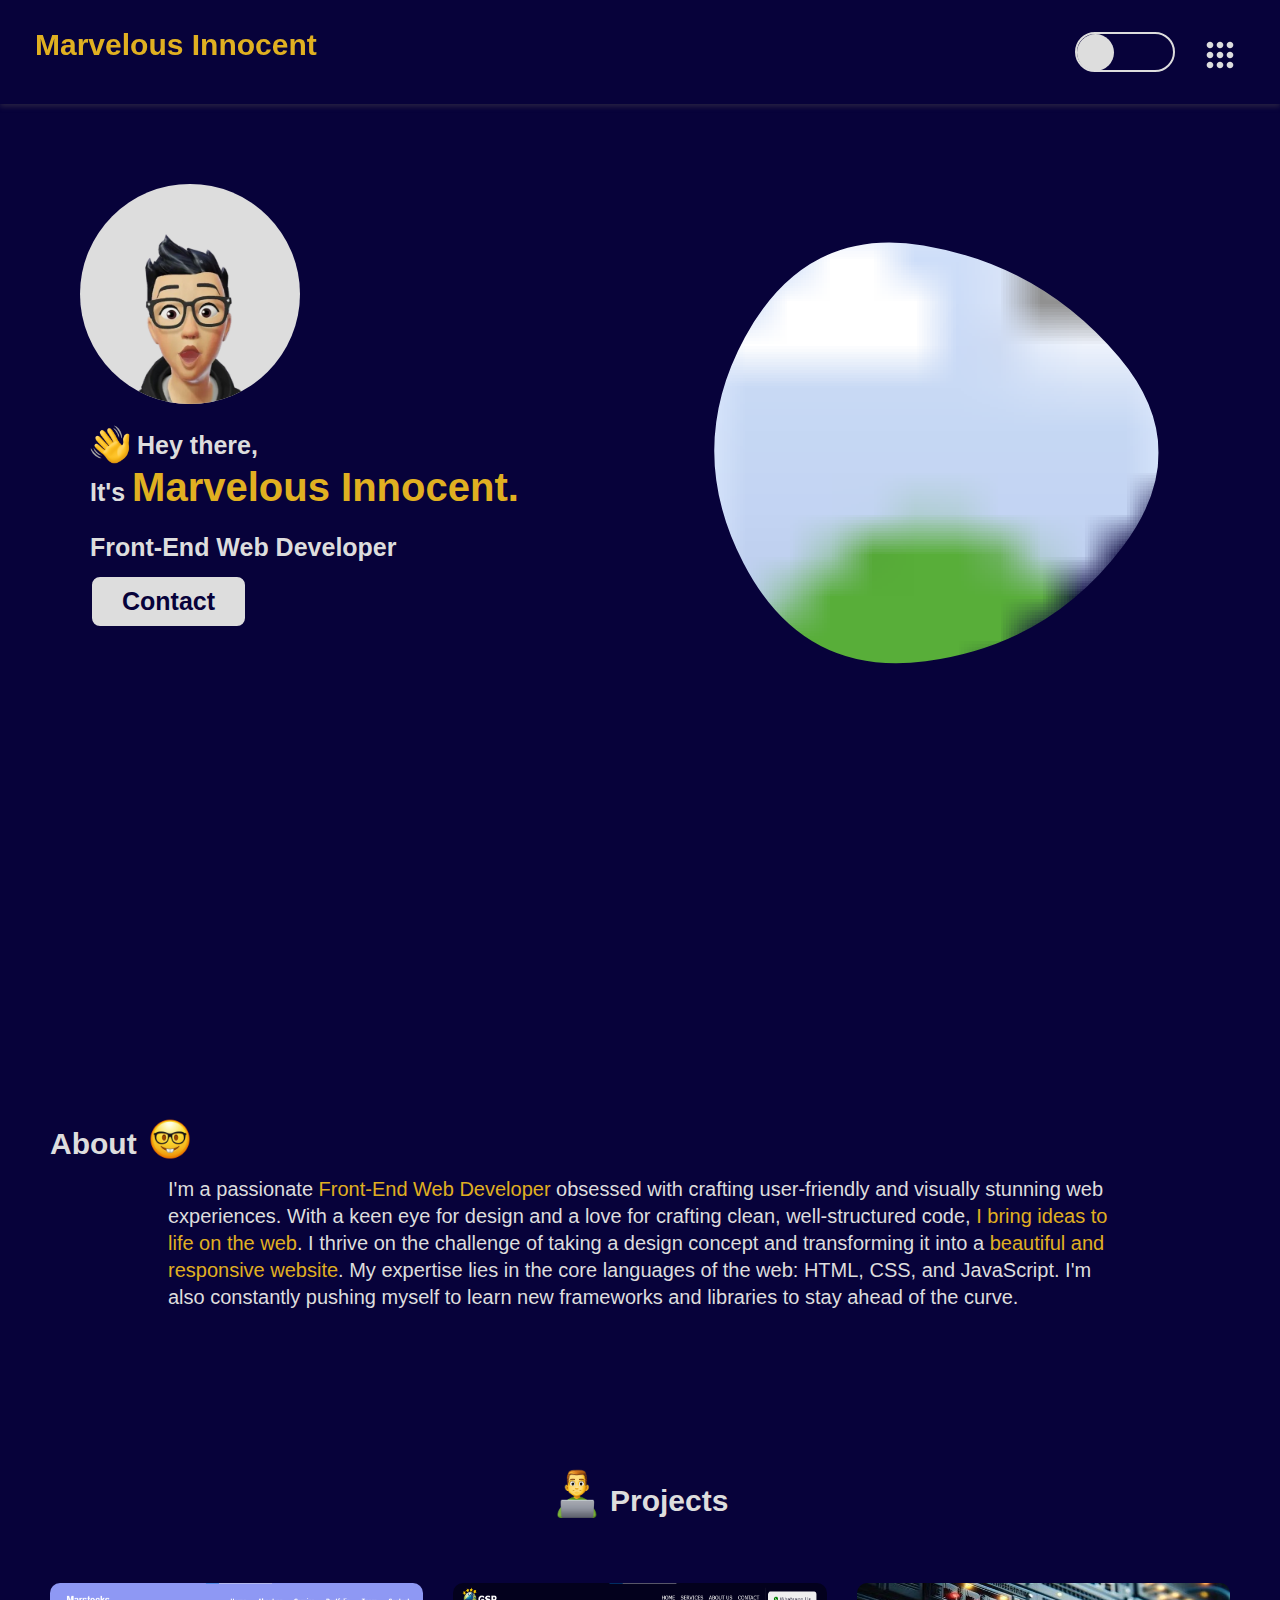
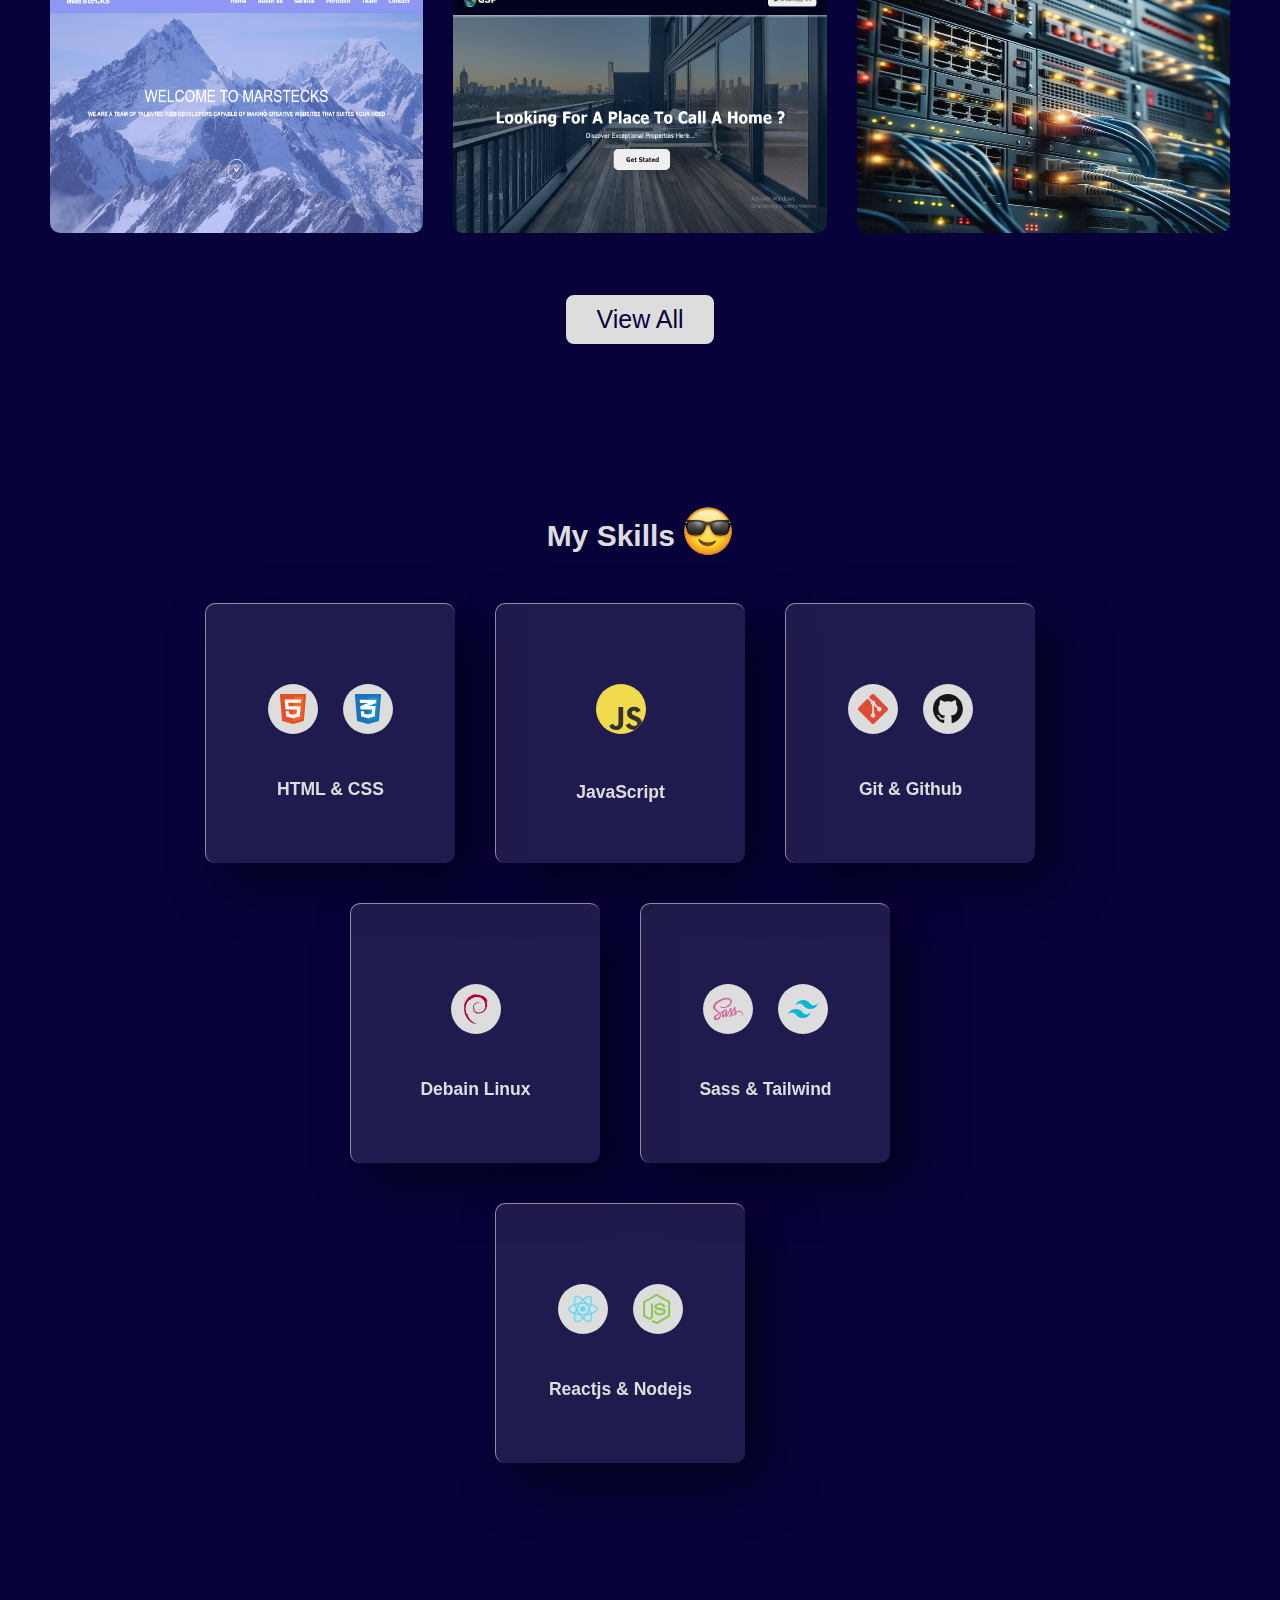
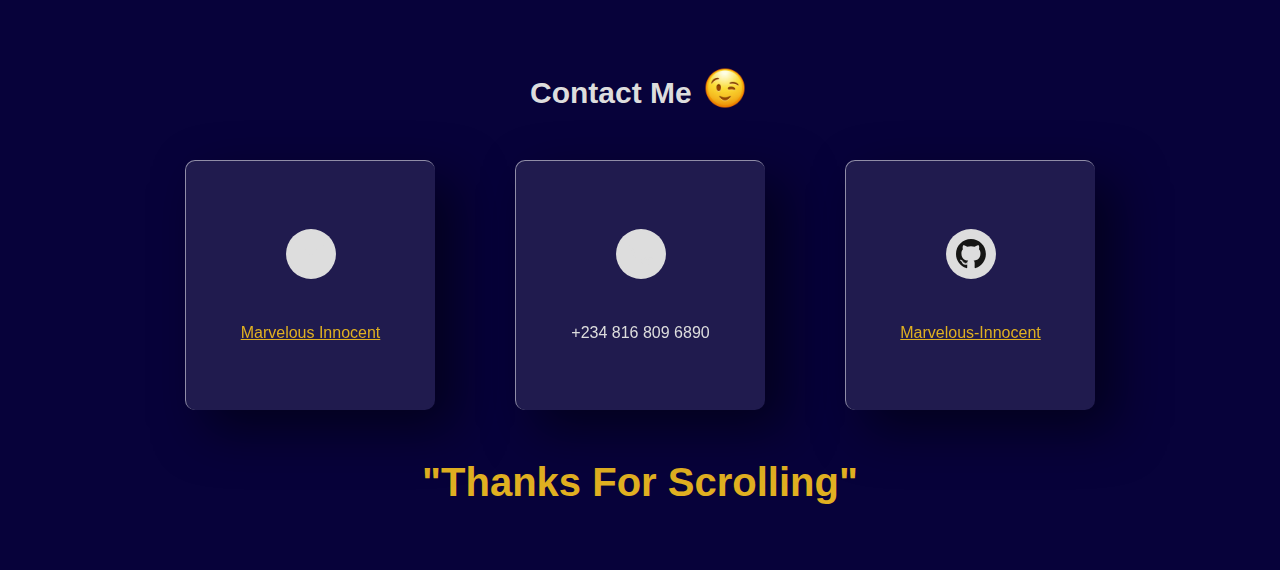
<file: My Portfolio/index.html>
<!DOCTYPE html>
<html lang="en" data-theme="">
  <head>
    <meta charset="UTF-8" />
    <meta name="viewport" content="width=device-width, initial-scale=1.0" />
    <title>Marvelous Innocent || My Portfolio</title>

    <link rel="stylesheet" href="./style.css" />
    <link rel="stylesheet" href="./assests/css/theme.css" />
    <link rel="stylesheet" href="./assests/css/responsive.css" />

    <script defer src="./theme.js"></script>
    <!-- <script defer src="./checkTheme.js"></script> -->
  </head>
  <body>
    <!-- Header Section -->
    <section id="Header">
      <h2 class="logo"><a href="#">Marvelous Innocent</a></h2>
      <div class="rightSide">
        <div class="themeToggle">
          <div class="themeBtn">
            <span class="themeIcon">
              <img
                src="./assests/icons/light-mode-1.svg"
                alt="lightMode"
                class="lightMode"
              />
              <img
                src="./assests/icons/dark-mode.svg"
                alt="darkMode"
                class="darkMode"
              />
            </span>
          </div>
        </div>
        <div class="menu openMenuBtn">
          <span class="menuIcon">
            <svg
              xmlns="http://www.w3.org/2000/svg"
              height="24px"
              viewBox="0 -960 960 960"
              width="24px"
              fill="#ffc107"
            >
              <path
                d="M240-160q-33 0-56.5-23.5T160-240q0-33 23.5-56.5T240-320q33 0 56.5 23.5T320-240q0 33-23.5 56.5T240-160Zm240 0q-33 0-56.5-23.5T400-240q0-33 23.5-56.5T480-320q33 0 56.5 23.5T560-240q0 33-23.5 56.5T480-160Zm240 0q-33 0-56.5-23.5T640-240q0-33 23.5-56.5T720-320q33 0 56.5 23.5T800-240q0 33-23.5 56.5T720-160ZM240-400q-33 0-56.5-23.5T160-480q0-33 23.5-56.5T240-560q33 0 56.5 23.5T320-480q0 33-23.5 56.5T240-400Zm240 0q-33 0-56.5-23.5T400-480q0-33 23.5-56.5T480-560q33 0 56.5 23.5T560-480q0 33-23.5 56.5T480-400Zm240 0q-33 0-56.5-23.5T640-480q0-33 23.5-56.5T720-560q33 0 56.5 23.5T800-480q0 33-23.5 56.5T720-400ZM240-640q-33 0-56.5-23.5T160-720q0-33 23.5-56.5T240-800q33 0 56.5 23.5T320-720q0 33-23.5 56.5T240-640Zm240 0q-33 0-56.5-23.5T400-720q0-33 23.5-56.5T480-800q33 0 56.5 23.5T560-720q0 33-23.5 56.5T480-640Zm240 0q-33 0-56.5-23.5T640-720q0-33 23.5-56.5T720-800q33 0 56.5 23.5T800-720q0 33-23.5 56.5T720-640Z"
              />
            </svg>
          </span>
        </div>
      </div>
      <nav class="menuNav">
        <ul>
          <div class="closeMenuBtn">
            <svg
              xmlns="http://www.w3.org/2000/svg"
              height="24px"
              viewBox="0 -960 960 960"
              width="24px"
            >
              <path
                d="m256-200-56-56 224-224-224-224 56-56 224 224 224-224 56 56-224 224 224 224-56 56-224-224-224 224Z"
              />
            </svg>
          </div>
          <li><a href="#About">About</a></li>
          <li><a href="#Projects">Projects</a></li>
          <li><a href="#Skills">Skills</a></li>
          <li><a href="#Contact">Contact</a></li>
          <div class="themeToggle">
            <div class="themeBtn">
              <span class="themeIcon">
                <img
                  src="./assests/icons/light-mode-1.svg"
                  alt="lightMode"
                  class="lightMode"
                />
                <img
                  src="./assests/icons/dark-mode.svg"
                  alt="darkMode"
                  class="darkMode active"
                />
              </span>
            </div>
          </div>
        </ul>
      </nav>
    </section>

    <!-- Hero Section -->
    <section id="Hero">
      <div class="heroContent">
        <div class="profileImg">
          <span>
            <img
              src="./assests/img/avatar-removebg-preview.png"
              alt="Profile Image"
            />
          </span>
        </div>
        <div class="heroText">
          <h2>
            <span><img src="./assests/img/wave.png" alt="" /></span>Hey there,
          </h2>
          <h2>It's <span class="name">Marvelous Innocent.</span></h2>
          <br />
          <h2>Front-End Web Developer</h2>
          <div class="contactBtn">
            <button><a href="#Contact">Contact</a></button>
          </div>
        </div>
      </div>

      <div class="blob">
        <svg
          id="10015.io"
          viewBox="0 0 480 480"
          xmlns="http://www.w3.org/2000/svg"
          xmlns:xlink="http://www.w3.org/1999/xlink"
        >
          <defs>
            <clipPath id="blob">
              <path fill="#474bff">
                <animate
                  attributeName="d"
                  dur="15s"
                  repeatCount="indefinite"
                  values="
          M361,320.5Q333,401,248.5,386.5Q164,372,106,306Q48,240,85,137.5Q122,35,238.5,38Q355,41,372,140.5Q389,240,361,320.5Z;
          
          M403,319.5Q332,399,227,421.5Q122,444,77,342Q32,240,85.5,153Q139,66,228,86.5Q317,107,395.5,173.5Q474,240,403,319.5Z;
          
          M384,307.5Q318,375,227.5,396.5Q137,418,88,329Q39,240,80.5,137.5Q122,35,237.5,40Q353,45,401.5,142.5Q450,240,384,307.5Z;

          M361,320.5Q333,401,248.5,386.5Q164,372,106,306Q48,240,85,137.5Q122,35,238.5,38Q355,41,372,140.5Q389,240,361,320.5Z;

          M384,307.5Q318,375,227.5,396.5Q137,418,88,329Q39,240,80.5,137.5Q122,35,237.5,40Q353,45,401.5,142.5Q450,240,384,307.5Z;

          M397.5,306Q316,372,224.5,399Q133,426,105.5,333Q78,240,114.5,163Q151,86,239.5,87Q328,88,403.5,164Q479,240,397.5,306Z;

          M394.5,329.5Q344,419,252,398.5Q160,378,124,309Q88,240,124.5,172Q161,104,258.5,71.5Q356,39,400.5,139.5Q445,240,394.5,329.5Z;

          M361,320.5Q333,401,248.5,386.5Q164,372,106,306Q48,240,85,137.5Q122,35,238.5,38Q355,41,372,140.5Q389,240,361,320.5Z;

          M394.5,329.5Q344,419,252,398.5Q160,378,124,309Q88,240,124.5,172Q161,104,258.5,71.5Q356,39,400.5,139.5Q445,240,394.5,329.5Z;

          M384,307.5Q318,375,227.5,396.5Q137,418,88,329Q39,240,80.5,137.5Q122,35,237.5,40Q353,45,401.5,142.5Q450,240,384,307.5Z;

          M403,319.5Q332,399,227,421.5Q122,444,77,342Q32,240,85.5,153Q139,66,228,86.5Q317,107,395.5,173.5Q474,240,403,319.5Z;

          M361,320.5Q333,401,248.5,386.5Q164,372,106,306Q48,240,85,137.5Q122,35,238.5,38Q355,41,372,140.5Q389,240,361,320.5Z;

          M397.5,306Q316,372,224.5,399Q133,426,105.5,333Q78,240,114.5,163Q151,86,239.5,87Q328,88,403.5,164Q479,240,397.5,306Z;

          M397.5,306Q316,372,224.5,399Q133,426,105.5,333Q78,240,114.5,163Q151,86,239.5,87Q328,88,403.5,164Q479,240,397.5,306Z;

          M384,307.5Q318,375,227.5,396.5Q137,418,88,329Q39,240,80.5,137.5Q122,35,237.5,40Q353,45,401.5,142.5Q450,240,384,307.5Z;

          M361,320.5Q333,401,248.5,386.5Q164,372,106,306Q48,240,85,137.5Q122,35,238.5,38Q355,41,372,140.5Q389,240,361,320.5Z;

          "
                ></animate>
              </path>
            </clipPath>
          </defs>
          <image
            x="0"
            y="0"
            width="100%"
            height="100%"
            clip-path="url(#blob)"
            preserveAspectRatio="xMidYMid slice"
          >
            <animate
              attributeName="xlink:href"
              dur="30s"
              repeatCount="indefinite"
              values="
            https://cdn.pixabay.com/photo/2017/08/05/11/16/logo-2582748_1280.png;

            https://cdn.pixabay.com/photo/2017/08/05/11/16/logo-2582747_1280.png;

            https://cdn.pixabay.com/photo/2015/04/23/17/41/javascript-736400_1280.png;

            https://w7.pngwing.com/pngs/503/848/png-transparent-javascript-computer-icons-software-developer-cascading-style-sheets-javascript-logo-angle-text-rectangle-thumbnail.png;

            https://w7.pngwing.com/pngs/18/497/png-transparent-black-and-blue-atom-icon-screenshot-react-javascript-responsive-web-design-github-angularjs-github-logo-electric-blue-signage-thumbnail.png;

            https://w7.pngwing.com/pngs/437/300/png-transparent-sass-npm-cascading-style-sheets-node-js-sass-purple-violet-text-thumbnail.png;

            https://w1.pngwing.com/pngs/885/534/png-transparent-green-grass-nodejs-javascript-react-mean-angularjs-logo-symbol-thumbnail.png;

            "
            ></animate>
          </image>
        </svg>
      </div>
    </section>

    <!-- About Section -->
    <section id="About">
      <h2 class="title">
        About
        <span><img src="./assests/img/nerd-face.webp" alt="" /></span>
      </h2>
      <div class="aboutContent">
        I'm a passionate <span>Front-End Web Developer</span> obsessed with
        crafting user-friendly and visually stunning web experiences. With a
        keen eye for design and a love for crafting clean, well-structured code,
        <span>I bring ideas to life on the web</span>. I thrive on the challenge
        of taking a design concept and transforming it into a
        <span>beautiful and responsive website</span>. My expertise lies in the
        core languages of the web: HTML, CSS, and JavaScript. I'm also
        constantly pushing myself to learn new frameworks and libraries to stay
        ahead of the curve.
      </div>
    </section>

    <!-- Project Section -->
    <section id="Projects">
      <h2 class="title">
        <span
          ><img
            src="./assests/img/man-technologist-removebg-preview.png"
            alt=""
        /></span>
        Projects
      </h2>
      <div class="projectContent">
        <div class="item">
          <div class="itemImg">
            <img src="./assests/img/marsteck.png" />
          </div>
          <div class="itemContent">
            <h3>Marsteck</h3>
            <p>
              A simple one-page website for a Website Design Agency, designed
              with <span>HTML, CSS, and JavaScript</span>
            </p>
            <button>
              <a
                target="_blank"
                rel="noreferrer noopenner"
                href="https://marsteck.netlify.app/"
                >See More</a
              >
            </button>
          </div>
        </div>
        <div class="item">
          <div class="itemImg">
            <img src="./assests/img/globalstarproperties.png" />
          </div>
          <div class="itemContent">
            <h3>Global Star Properties</h3>
            <p>
              A real estate business website, designed with
              <span>Reactjs and Sass</span>
            </p>
            <button>
              <a
                target="_blank"
                rel="noreferrer noopenner"
                href="https://globalstarproperties.netlify.app/"
                >See More</a
              >
            </button>
          </div>
        </div>
        <div class="item">
          <div class="itemImg">
            <img src="./assests/img/live-server.jpg" />
          </div>
          <div class="itemContent">
            <h3>Live Server</h3>
            <p>
              A server project developed with <span>Nodejs and Express</span>,
              it allows users to serve static files and automatically reloads
              when changes are made
            </p>
            <button>
              <a
                target="_blank"
                rel="noreferrer noopenner"
                href="https://github.com/Marvelous-Innocent/Live-server"
                >See More</a
              >
            </button>
          </div>
        </div>
      </div>
      <button>
        <a
          target="_blank"
          rel="noreferrer noopenner"
          href="https://github.com/Marvelous-Innocent/"
          >View All</a
        >
      </button>
    </section>

    <!-- Skills Section -->
    <section id="Skills">
      <h2 class="title">
        My Skills
        <span><img src="./assests/img/skills-emoji-face.png" /></span>
      </h2>
      <div class="skillsContent">
        <!-- <div class="skillsRow4">
          <div class="skillsItem">
            <div class="skillsItemLogo">
              <img src="./assests/img/nodejs.png" alt="" />
              <img src="./assests/img/nodejs.png" alt="" />
            </div>
            <div class="skillsItemText">
              <h3>HTML & CSS</h3>
            </div>
          </div>
          <div class="skillsItem">
            <div class="skillsItemLogo">
              <img src="./assests/img/nodejs.png" alt="" />
              <img src="./assests/img/nodejs.png" alt="" />
            </div>
            <div class="skillsItemText">
              <h3>HTML & CSS</h3>
            </div>
          </div>
          <div class="skillsItem">
            <div class="skillsItemLogo">
              <img src="./assests/img/nodejs.png" alt="" />
              <img src="./assests/img/nodejs.png" alt="" />
            </div>
            <div class="skillsItemText">
              <h3>HTML & CSS</h3>
            </div>
          </div>
          <div class="skillsItem">
            <div class="skillsItemLogo">
              <img src="./assests/img/nodejs.png" alt="" />
              <img src="./assests/img/nodejs.png" alt="" />
            </div>
            <div class="skillsItemText">
              <h3>HTML & CSS</h3>
            </div>
          </div>
        </div> -->
        <div class="skillsRow3">
          <div class="card skillsItem">
            <div class="skillsItemLogo">
              <span><img src="./assests/img/htmlLogo.svg" alt="" /></span>
              <span><img src="./assests/img/cssLogo.svg" alt="" /></span>
            </div>
            <div class="skillsItemText">
              <h3>HTML & CSS</h3>
            </div>
          </div>
          <div class="card skillsItem">
            <div class="skillsItemLogo">
              <img
                src="./assests/img/javascriptLogo.svg"
                class="javascriptLogo"
                alt=""
              />
            </div>
            <div class="skillsItemText">
              <h3>JavaScript</h3>
            </div>
          </div>
          <div class="card skillsItem">
            <div class="skillsItemLogo">
              <span><img src="./assests/img/gitLogo.svg" alt="" /></span>
              <span><img src="./assests/img/githubLogo.svg" alt="" /></span>
            </div>
            <div class="skillsItemText">
              <h3>Git & Github</h3>
            </div>
          </div>
        </div>
        <div class="skillsRow2">
          <div class="card skillsItem">
            <div class="skillsItemLogo">
              <span><img src="./assests/img/debianLogo.svg" alt="" /></span>
            </div>
            <div class="skillsItemText">
              <h3>Debain Linux</h3>
            </div>
          </div>
          <div class="card skillsItem">
            <div class="skillsItemLogo">
              <span><img src="./assests/img/sassLogo.svg" alt="" /></span>
              <span><img src="./assests/img/tailwindLogo.svg" alt="" /></span>
            </div>
            <div class="skillsItemText">
              <h3>Sass & Tailwind</h3>
            </div>
          </div>
        </div>
        <div class="skillsRow1">
          <div class="card skillsItem">
            <div class="skillsItemLogo">
              <span><img src="./assests/img/reactLogo.svg" alt="" /></span>
              <span><img src="./assests/img/nodejsLogo.svg" alt="" /></span>
            </div>
            <div class="skillsItemText">
              <h3>Reactjs & Nodejs</h3>
            </div>
          </div>
        </div>
      </div>
    </section>

    <!-- <section id="Posts"></section> -->

    <!-- Contact Section -->
    <section id="Contact">
      <h2 class="title">
        Contact Me
        <span><img src="./assests/img/contact-emoji-face.webp" /></span>
      </h2>
      <div class="contactContent">
        <div class="card contactItem email">
          <span class="image">
            <svg
              xmlns="http://www.w3.org/2000/svg"
              height="24px"
              viewBox="0 -960 960 960"
              width="24px"
              fill="#5f6368"
            >
              <path
                d="M160-160q-33 0-56.5-23.5T80-240v-480q0-33 23.5-56.5T160-800h640q33 0 56.5 23.5T880-720v480q0 33-23.5 56.5T800-160H160Zm320-280L160-640v400h640v-400L480-440Zm0-80 320-200H160l320 200ZM160-640v-80 480-400Z"
              />
            </svg>
          </span>
          <span
            ><a href="mailto:marvelousinnocent.light@gmail.com"
              >Marvelous Innocent</a
            >
          </span>
        </div>
        <div class="card contactItem phone">
          <span class="image">
            <svg
              xmlns="http://www.w3.org/2000/svg"
              height="24px"
              viewBox="0 -960 960 960"
              width="24px"
              fill="#5f6368"
            >
              <path
                d="M798-120q-125 0-247-54.5T329-329Q229-429 174.5-551T120-798q0-18 12-30t30-12h162q14 0 25 9.5t13 22.5l26 140q2 16-1 27t-11 19l-97 98q20 37 47.5 71.5T387-386q31 31 65 57.5t72 48.5l94-94q9-9 23.5-13.5T670-390l138 28q14 4 23 14.5t9 23.5v162q0 18-12 30t-30 12ZM241-600l66-66-17-94h-89q5 41 14 81t26 79Zm358 358q39 17 79.5 27t81.5 13v-88l-94-19-67 67ZM241-600Zm358 358Z"
              />
            </svg>
          </span>
          <span>+234 816 809 6890</span>
        </div>
        <div class="card contactItem github">
          <span class="image"> <img src="./assests/img/githubLogo.svg" /></span>
          <span
            ><a href="https://github.com/Marvelous-Innocent"
              >Marvelous-Innocent</a
            ></span
          >
        </div>
      </div>
    </section>

    <section id="Footer">
      <h2>"Thanks For Scrolling"</h2>
    </section>

    <script src="./script.js"></script>
  </body>
</html>
</file>
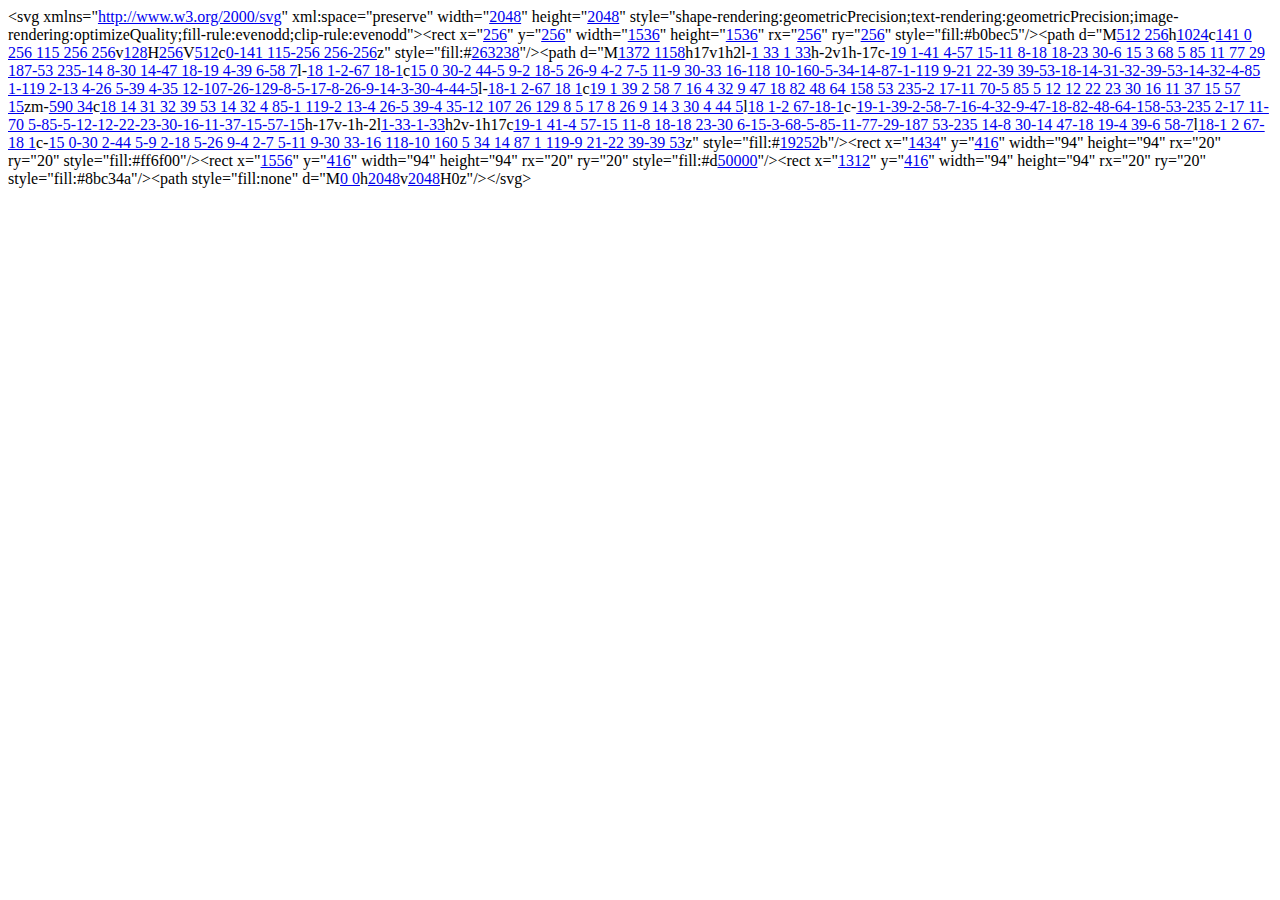
<file: My Portfolio/assests/icons/bluetooth_content_share.html>
<html><head><meta http-equiv="Content-Type" content="text/html; charset=UTF-8"/></head><body>&lt;svg xmlns="<a href="http://www.w3.org/2000/svg">http://www.w3.org/2000/svg</a>" xml:space="preserve" width="<a href="tel:2048">2048</a>" height="<a href="tel:2048">2048</a>" style="shape-rendering:geometricPrecision;text-rendering:geometricPrecision;image-rendering:optimizeQuality;fill-rule:evenodd;clip-rule:evenodd"&gt;&lt;rect x="<a href="tel:256">256</a>" y="<a href="tel:256">256</a>" width="<a href="tel:1536">1536</a>" height="<a href="tel:1536">1536</a>" rx="<a href="tel:256">256</a>" ry="<a href="tel:256">256</a>" style="fill:#b0bec5"/&gt;&lt;path d="M<a href="tel:512 256">512 256</a>h<a href="tel:1024">1024</a>c<a href="tel:141 0 256 115 256 256">141 0 256 115 256 256</a>v<a href="tel:128">128</a>H<a href="tel:256">256</a>V<a href="tel:512">512</a>c<a href="tel:0-141 115-256 256-256">0-141 115-256 256-256</a>z" style="fill:#<a href="tel:263238">263238</a>"/&gt;&lt;path d="M<a href="tel:1372 1158">1372 1158</a>h17v1h2l-<a href="tel:1 33 1 33">1 33 1 33</a>h-2v1h-17c-<a href="tel:19 1-41 4-57 15-11 8-18 18-23 30-6 15 3 68 5 85 11 77 29 187-53 235-14 8-30 14-47 18-19 4-39 6-58 7">19 1-41 4-57 15-11 8-18 18-23 30-6 15 3 68 5 85 11 77 29 187-53 235-14 8-30 14-47 18-19 4-39 6-58 7</a>l-<a href="tel:18 1-2-67 18-1">18 1-2-67 18-1</a>c<a href="tel:15 0 30-2 44-5 9-2 18-5 26-9 4-2 7-5 11-9 30-33 16-118 10-160-5-34-14-87-1-119 9-21 22-39 39-53-18-14-31-32-39-53-14-32-4-85 1-119 2-13 4-26 5-39 4-35 12-107-26-129-8-5-17-8-26-9-14-3-30-4-44-5">15 0 30-2 44-5 9-2 18-5 26-9 4-2 7-5 11-9 30-33 16-118 10-160-5-34-14-87-1-119 9-21 22-39 39-53-18-14-31-32-39-53-14-32-4-85 1-119 2-13 4-26 5-39 4-35 12-107-26-129-8-5-17-8-26-9-14-3-30-4-44-5</a>l-<a href="tel:18-1 2-67 18 1">18-1 2-67 18 1</a>c<a href="tel:19 1 39 2 58 7 16 4 32 9 47 18 82 48 64 158 53 235-2 17-11 70-5 85 5 12 12 22 23 30 16 11 37 15 57 15">19 1 39 2 58 7 16 4 32 9 47 18 82 48 64 158 53 235-2 17-11 70-5 85 5 12 12 22 23 30 16 11 37 15 57 15</a>zm-<a href="tel:590 34">590 34</a>c<a href="tel:18 14 31 32 39 53 14 32 4 85-1 119-2 13-4 26-5 39-4 35-12 107 26 129 8 5 17 8 26 9 14 3 30 4 44 5">18 14 31 32 39 53 14 32 4 85-1 119-2 13-4 26-5 39-4 35-12 107 26 129 8 5 17 8 26 9 14 3 30 4 44 5</a>l<a href="tel:18 1-2 67-18-1">18 1-2 67-18-1</a>c-<a href="tel:19-1-39-2-58-7-16-4-32-9-47-18-82-48-64-158-53-235 2-17 11-70 5-85-5-12-12-22-23-30-16-11-37-15-57-15">19-1-39-2-58-7-16-4-32-9-47-18-82-48-64-158-53-235 2-17 11-70 5-85-5-12-12-22-23-30-16-11-37-15-57-15</a>h-17v-1h-2l<a href="tel:1-33-1-33">1-33-1-33</a>h2v-1h17c<a href="tel:19-1 41-4 57-15 11-8 18-18 23-30 6-15-3-68-5-85-11-77-29-187 53-235 14-8 30-14 47-18 19-4 39-6 58-7">19-1 41-4 57-15 11-8 18-18 23-30 6-15-3-68-5-85-11-77-29-187 53-235 14-8 30-14 47-18 19-4 39-6 58-7</a>l<a href="tel:18-1 2 67-18 1">18-1 2 67-18 1</a>c-<a href="tel:15 0-30 2-44 5-9 2-18 5-26 9-4 2-7 5-11 9-30 33-16 118-10 160 5 34 14 87 1 119-9 21-22 39-39 53">15 0-30 2-44 5-9 2-18 5-26 9-4 2-7 5-11 9-30 33-16 118-10 160 5 34 14 87 1 119-9 21-22 39-39 53</a>z" style="fill:#<a href="tel:19252">19252</a>b"/&gt;&lt;rect x="<a href="tel:1434">1434</a>" y="<a href="tel:416">416</a>" width="94" height="94" rx="20" ry="20" style="fill:#ff6f00"/&gt;&lt;rect x="<a href="tel:1556">1556</a>" y="<a href="tel:416">416</a>" width="94" height="94" rx="20" ry="20" style="fill:#d<a href="tel:50000">50000</a>"/&gt;&lt;rect x="<a href="tel:1312">1312</a>" y="<a href="tel:416">416</a>" width="94" height="94" rx="20" ry="20" style="fill:#8bc34a"/&gt;&lt;path style="fill:none" d="M<a href="tel:0 0">0 0</a>h<a href="tel:2048">2048</a>v<a href="tel:2048">2048</a>H0z"/&gt;&lt;/svg&gt;</body></html>
</file>
<file: My Portfolio/style.css>
@font-face {
  font-family: "M PLUS Rounded 1c", sans-serif;
  src: url("./assests/fonts/Poppins/fonts/Poppins-Bold.woff2") format("woff2"),
    url("./assests/fonts/M_PLUS_Rounded_1c/MPLUSRounded1c-Regular.ttf")
      format("truetype");
  font-weight: bolder; /* Optionally specify weight for specific files */
}

.m-plus-rounded-1c-regular {
  font-family: "M PLUS Rounded 1c", sans-serif;
  font-weight: 400;
  font-style: normal;
}

:root {
  --color-primary: #e0b021;
  --color-secondary: #07023a;
  --color-text: #ddd;
  --color-background: #07023a;
  --color-nav: #ddd;
  --skillsItem-Hover-Color: rgba(255, 255, 255, 0.3);
}

[data-theme="light"] {
  --color-primary: #07023a;
  --color-secondary: #e0b021;
  --color-text: #07023a;
  --color-background: #f9f9f9;
  --skillsItem-Hover-Color: rgba(0, 0, 0, 0.3);
}
[data-theme="dark"] {
  --color-primary: #e0b021;
  --color-secondary: #07023a;
  --color-text: #ddd;
  --color-background: #07023a;
  --color-nav: #ddd;
  --skillsItem-Hover-Color: rgba(255, 255, 255, 0.3);
}

* {
  margin: 0;
  padding: 0;
  box-sizing: border-box;
}

body {
  background-color: var(--color-background);
  color: var(--color-text);
  font-family: "M PLUS Rounded 1c", Verdana, Geneva, Tahoma, sans-serif;
  transition: 0.5s ease-in-out;
  /* overflow-x: hidden; */
}
a {
  color: var(--color-primary);
  text-decoration: none;
  cursor: pointer;
}
button {
  margin: 8px 0;
  font-size: 25px;
  padding: 10px 30px;
  margin-right: 10px;
  outline: none;
  border: 2px solid var(--color-background);
  border-radius: 10px;
  background-color: var(--color-text);
  color: var(--color-background);
  cursor: pointer;
  transition: 0.5s ease-in-out;
}
button:hover {
  border-color: var(--color-text);
  color: var(--color-text);
  background-color: var(--color-background);
  transition: 0.5s ease-in-out;
}
.card {
  position: relative;
  box-shadow: 20px 20px 50px rgba(0, 0, 0, 0.5);
  background: rgba(255, 255, 255, 0.1);
  border-top: 1px solid rgba(255, 255, 255, 0.5);
  border-left: 1px solid rgba(255, 255, 255, 0.5);
  backdrop-filter: blur(5px);
}
.card::before {
  background: radial-gradient(
    800px circle at var(--mouse-X) var(--mouse-Y),
    var(--skillsItem-Hover-Color),
    transparent 40%
  );
  border-radius: inherit;
  content: "";
  height: 100%;
  width: 100%;
  opacity: 0;
  transition: opacity 500ms;
  position: absolute;
  left: 0px;
  top: 0px;
  z-index: -1;
}
.card:hover::before {
  opacity: 1;
}
section {
  padding: 50px;
  margin: 0;
}
section h2 {
  font-size: 30px;
  margin-bottom: 15px;
}
section > h2 span img {
  width: 50px;
  height: 50px;
}

#About,
#Projects,
#Skills,
#Contact {
  padding: 100px 50px 50px;
}

/* #About h2 span img,
#Projects h2 span img,
#Skills h2 span img,
#Contact h2 span img {
  transform: translateY(-10px);
  width: 50px;
  height: 50px;
} */

/* Header Section */
#Header {
  width: 100%;
  padding: 25px 35px;
  position: sticky;
  left: 0;
  top: 0;
  display: flex;
  justify-content: space-between;
  align-items: center;
  box-shadow: 0 3px 5px rgba(85, 78, 78, 0.384);
  z-index: 5;
  background-color: var(--color-background);
  transition: 0.5s ease-in-out;
}

#Header h2 {
  font-weight: bolder;
}

#Header .rightSide {
  display: flex;
  justify-content: space-between;
  align-items: center;
}
#Header .rightSide .menu {
  cursor: pointer;
  margin-top: 10px;
}
#Header .rightSide .menu svg {
  width: 50px;
  height: 40px;
}
#Header .rightSide .menu svg path {
  fill: var(--color-text);
  transition: 0.5s ease-in-out;
}
#Header nav {
  position: fixed;
  top: 0;
  right: 0;
  background-color: var(--color-background);
  color: var(--color-text);
  width: calc(100vw / 4);
  height: 100vh;
  padding: 180px 40px 30px;
  transition: 0.5s ease-in-out;
  transform: translateX(100%);
}
.fade {
  animation: fade 0.5s ease-in-out;
}
@keyframes fade {
  0% {
    opacity: 0;
  }
  25% {
    opacity: 0.25;
  }
  50% {
    opacity: 0.5;
  }
  75% {
    opacity: 0.75;
  }
  100% {
    opacity: 1;
  }
}

#Header nav ul {
  list-style: none;
  margin: 0;
  padding: 0;
}
#Header nav ul li {
  margin-bottom: 15px;
  font-size: 40px;
  transition: 0.5s ease-in-out;
}
#Header nav li a {
  transition: 0.5s ease-in-out;
  color: #e0b021;
}
#Header nav li:hover {
  transform: translate(10px, -3px);
}
#Header nav li:hover a {
  color: var(--color-text);
  color: var(--color-nav);
}
#Header nav .themeBtn {
  margin-top: 30px;
}
#Header nav .closeMenuBtn {
  position: absolute;
  top: 40px;
  left: 40px;
  cursor: pointer;
}
#Header nav .closeMenuBtn svg {
  width: 50px;
  height: 50px;
  fill: var(--color-text);
}

/* Hero Section */
#Hero {
  height: 100vh;
  width: 100%;
  display: flex;
  justify-content: space-between;
  align-items: start;
  flex-flow: row nowrap;
}

#Hero .heroContent {
  width: 50%;
  margin: 0;
  padding: 30px;
}
#Hero .profileImg {
  display: flex;
  justify-content: start;
  align-items: center;
}
#Hero .profileImg span {
  position: relative;
  width: 220px;
  height: 220px;
  border-radius: 50%;
  background-color: var(--color-text);
  overflow: hidden;
  transition: 0.5s ease-in-out;
}
#Hero .profileImg img {
  display: inline-block;
  position: absolute;
  left: 50%;
  right: 50%;
  transform: translate(-50%, 22%);
  width: 200px;
  height: 190px;
  transition: 0.5s ease-in-out;
}

#Hero .heroText {
  padding: 10px;
}
#Hero .heroText h2 {
  font-size: 25px;
  margin-bottom: 5px;
}
#Hero .heroText h2 .name {
  font-size: 40px;
  color: #e0b021;
}
#Hero .heroText h2 span img {
  width: 40px;
  height: 40px;
  margin-right: 7px;
  transform: translateY(10px);
}
#Hero .heroText .contactBtn button {
  margin: 8px 0;
  font-size: 25px;
  padding: 10px 30px;
  margin-right: 10px;
  outline: none;
  border: 2px solid var(--color-background);
  border-radius: 10px;
  background-color: var(--color-text);
  color: var(--color-background);
  cursor: pointer;
  transition: 0.5s ease-in-out;
}

#Hero .heroText .contactBtn button a {
  color: var(--color-background);
  font-weight: bold;
}
#Hero .heroText .contactBtn button:hover {
  border-color: var(--color-text);
  color: var(--color-text);
  background-color: var(--color-background);
  transition: 0.5s ease-in-out;
}
#Hero .heroText .contactBtn button:hover a {
  color: var(--color-text);
}
#Hero .blob {
  width: 50%;
}
#Hero .blob svg {
  width: 100%;
}

/* About Section */
/* #About {
  padding-bottom: 80px;
} */
#About h2 span img {
  transform: translateY(10px);
}
#About .aboutContent {
  font-size: 20px;
  line-height: 27px;
  width: 80%;
  margin: 0 auto;
}
#About .aboutContent span {
  color: #e0b021;
}

/* Portfolio Section */

#Projects .title {
  text-align: center;
  width: 100%;
  margin-bottom: 50px;
}
#Projects .title span img {
  transform: translateY(7px);
}
#Projects .projectContent {
  display: flex;
  align-items: center;
  justify-content: center;
  flex-flow: row nowrap;
}
#Projects .projectContent button {
  display: block;
  margin: 10px auto 0;
}
#Projects .projectContent button a {
  color: var(--color-background);
}
#Projects .projectContent button:hover a {
  color: var(--color-text);
}
#Projects > button {
  display: block;
  margin: 60px auto 0;
}
#Projects > button a {
  color: var(--color-background);
}
#Projects > button:hover a {
  color: var(--color-text);
}
#Projects .projectContent .item {
  position: relative;
  padding: 0;
  margin: 15px 30px 0 0;
  width: 450px;
  height: 250px;
  overflow: hidden;
}
#Projects .projectContent .item:last-child {
  margin: 15px 0 0;
}
#Projects .projectContent .item .itemImg img {
  width: 100%;
  height: 250px;
  object-fit: fill;
  border-radius: 10px;
}
#Projects .projectContent .item .itemContent {
  position: absolute;
  left: 0%;
  top: 0%;
  width: 100%;
  height: 250px;
  border-radius: 10px;
  background-image: linear-gradient(
    90deg,
    rgba(3, 11, 59, 0.878),
    rgba(3, 11, 59, 0.878)
  );
  color: #ddd;
  display: flex;
  justify-content: center;
  align-items: center;
  flex-direction: column;
  transition: 0.5s ease-in-out;
  opacity: 0;
}
#Projects .projectContent .item:hover .itemContent {
  opacity: 1;
  transition: 0.5s ease-in-out;
  animation: fade 0.5s ease-in-out;
}
@keyframes fade {
  0% {
    opacity: 0;
  }
  25% {
    opacity: 0.25;
  }
  50% {
    opacity: 0.5;
  }
  75% {
    opacity: 0.75;
  }
  100% {
    opacity: 1;
  }
}
#Projects .projectContent .item .itemContent h3 {
  font-size: 26px;
  margin-bottom: 5px;
}
#Projects .projectContent .item .itemContent p {
  font-size: 14px;
  width: 250px;
  text-align: center;
  margin-bottom: 10px;
}
#Projects .projectContent .item .itemContent button {
  padding: 10px 15px;
  font-size: 15px;
  font-weight: bold;
}
#Projects .projectContent .item .itemContent p span {
  color: #e0b021;
}

/* Skill Section */
#Skills h2 {
  text-align: center;
  margin-bottom: 50px;
}
#Skills h2 span img {
  transform: translateY(10px);
}
#Skills .skillsContent {
  width: 90%;
  margin: 0 auto;
}
#Skills .skillsContent .skillsRow4,
#Skills .skillsContent .skillsRow3,
#Skills .skillsContent .skillsRow2,
#Skills .skillsContent .skillsRow1 {
  margin: 0;
  padding: 0;
  display: flex;
  justify-content: center;
  align-items: center;
  flex-direction: row;
}
#Skills .skillsContent .skillsItem {
  width: 250px;
  height: 260px;
  /* position: relative; */
  padding: 80px 30px 0;
  margin: 0 40px 40px 0;
  border-radius: 10px;
  display: flex;
  justify-content: start;
  align-items: center;
  flex-direction: column;
  color: var(--color-text);
  font-size: 15px;
}
#Skills .skillsContent .skillsItem span {
  display: inline-block;
  padding: 10px;
  margin: 0 10px 45px;
  width: 50px;
  height: 50px;
  border-radius: 50%;
  background-color: #ddd;
}
#Skills .skillsContent .skillsItem img {
  width: 30px;
  height: 30px;
}
#Skills .skillsContent .skillsItem .javascriptLogo {
  margin: 0 10px 45px;
  width: 50px;
  height: 50px;
  border-radius: 50%;
}

/* Contact Section */
#Contact h2 {
  text-align: center;
  margin-bottom: 50px;
}
#Contact h2 span img {
  transform: translateY(10px);
}
#Contact .contactContent {
  width: 90%;
  margin: 0 auto;
  display: flex;
  justify-content: center;
  align-items: center;
  flex-flow: row nowrap;
}
#Contact .contactContent > .contactItem {
  box-shadow: 20px 20px 50px rgba(0, 0, 0, 0.5);
  background: rgba(255, 255, 255, 0.1);
  border-top: 1px solid rgba(255, 255, 255, 0.5);
  border-left: 1px solid rgba(255, 255, 255, 0.5);
  backdrop-filter: blur(5px);
  display: flex;
  justify-content: center;
  align-items: center;
  flex-direction: column;
  margin: 0 40px 0;
  /* padding: 40px; */
  border-radius: 10px;
  width: 250px;
  height: 250px;
}
#Contact .contactContent > .contactItem .image {
  display: inline-block;
  padding: 10px;
  margin: 0 10px 45px;
  width: 50px;
  height: 50px;
  border-radius: 50%;
  background-color: #ddd;
}
#Contact .contactContent > .contactItem .image svg {
  fill: var(--color-text);
  width: 30px;
  height: 30px;
}
#Contact .contactContent > .contactItem img {
  width: 30px;
  height: 30px;
}
#Contact .contactContent > .contactItem a {
  color: #e0b021;
  text-decoration: underline;
}
#Footer {
  padding: 0 50px 50px;
}
#Footer h2 {
  color: #e0b021;
  font-size: 40px;
  font-weight: bold;
  text-align: center;
}
</file>
<file: My Portfolio/assests/css/theme.css>
[data-theme="light"] {
  --color-primary: #07023a;
  --color-secondary: #e0b021;
  --color-text: #07023a;
  --color-background: #f9f9f9;
}
[data-theme="dark"] {
  --color-primary: #e0b021;
  --color-secondary: #07023a;
  --color-text: #ddd;
  --color-background: #07023a;
}

#Header .themeToggle .themeBtn {
  border: 2px solid var(--color-text);
  border-radius: 25px;
  background-color: var(--color-background);
  margin-right: 20px;
  width: 100px;
  height: 40px;
  cursor: pointer;
}
#Header .themeToggle .themeBtn .themeIcon {
  position: relative;
  display: inline-block;
  width: 37px;
  height: 37px;
  border-radius: 50%;
  background-color: var(--color-text);
  transition: 0.5s ease;
}
.darkMode,
.lightMode {
  position: absolute;
  left: 50%;
  top: 50%;
  transform: translate(-50%, -50%);
  width: 30px;
  height: 30px;
  opacity: 0;
  transition: 1s ease;
}
#Header .themeToggle .themeBtn .active {
  opacity: 1;
}

/* .Header .themeToggle .themeBtn:hover .themeIcon {
    transform: translateX(60px) rotate(180deg);
}
.Header .themeToggle .themeBtn:hover .themeIcon .darkMode {
    opacity: 0;
}
.Header .themeToggle .themeBtn:hover .themeIcon .lightMode {
    opacity: 1;
} */
</file>
<file: My Portfolio/assests/css/responsive.css>
/* For Mobile Phone */
@media (max-width: 767px) {
  section {
    padding: 40px 40px 20px;
  }
  #Projects,
  #Contact {
    padding: 40px 25px;
  }

  /* Header Section */
  #Header {
    padding: 15px 30px;
  }
  #Header .rightSide .themeToggle {
    display: none;
  }
  #Header nav {
    position: fixed;
    top: 0;
    right: 0;
    background-color: var(--color-background);
    color: var(--color-text);
    width: 100%;
    height: 100vh;
  }

  /* Hero Section */
  #Hero {
    height: auto;
    flex-flow: column;
  }
  #Hero .profileImg {
    display: flex;
    justify-content: center;
    align-items: center;
  }
  #Hero .heroContent {
    width: 100%;
    margin-bottom: 0px;
  }
  #Hero .heroText h2,
  #Hero .heroText h2 .name {
    margin-top: 10px;
    font-size: 25px;
    text-align: center;
  }
  #Hero .heroText h2 span img {
    width: 35px;
    height: 35px;
    transform: translateY(5px);
  }
  #Hero .heroText .contactBtn button {
    display: block;
    margin: 20px auto 0;
    font-size: 25px;
    font-weight: bold;
  }
  #Hero .blob {
    width: 100%;
    display: none;
  }

  /* About Section */
  #About h2 {
    text-align: center;
  }
  #About .aboutContent {
    text-align: center;
    font-size: 16px;
    width: 100%;
  }

  /* Projects Section */
  #Projects .title {
    text-align: center;
  }
  #Projects .projectContent {
    display: flex;
    align-items: center;
    flex-flow: column;
  }
  #Projects .projectContent .item {
    margin: 0 auto 25px;
    width: 80%;
    height: 250px;
  }
  #Projects .projectContent .item .itemImg img,
  #Projects .projectContent .item .itemContent {
    height: 250px;
  }
  #Projects .projectContent .item .itemContent h3 {
    font-size: 20px;
  }
  #Projects .projectContent .item .itemContent p,
  #Projects .projectContent .item .itemContent button {
    font-size: 13px;
  }

  /* Skills Section */
  #Skills {
    padding: 80px 0px 50px;
  }
  #Skills .skillsContent .skillsItem {
    margin: 0 0 100px 0;
  }
  #Skills .skillsContent {
    padding: 0;
  }
  #Skills .skillsContent .skillsRow4,
  #Skills .skillsContent .skillsRow3,
  #Skills .skillsContent .skillsRow2,
  #Skills .skillsContent .skillsRow1 {
    flex-wrap: wrap;
    padding: 0;
  }

  /* Contact Section */
  #Contact {
    padding: 100px 0px 50px;
  }
  #Contact .contactContent {
    flex-direction: column;
  }
  #Contact .contactContent > .contactItem {
    margin: 0 40px 50px;
  }

  /* Footer Section */
  #Footer {
    padding: 0 0px 50px;
  }
  #Footer h2 {
    font-size: 30px;
  }
}

/* For Tablets */
@media (min-width: 768px) and (max-width: 1023px) {
  #Projects,
  #Contact {
    padding: 50px 25px;
  }

  /* Header Section */
  #Header {
    padding: 15px 30px;
  }
  #Header nav {
    position: fixed;
    top: 0;
    right: 0;
    background-color: var(--color-background);
    color: var(--color-text);
    width: calc(100vw / 2);
    height: 100vh;
    transform: translate(100%);
  }

  /* Hero Section */
  #Hero {
    height: auto;
    flex-flow: column;
  }
  #Hero .profileImg {
    display: flex;
    justify-content: center;
    align-items: center;
  }
  #Hero .heroContent {
    width: 100%;
    margin-bottom: 0px;
  }
  #Hero .heroText h2,
  #Hero .heroText h2 .name {
    margin-top: 10px;
    font-size: 25px;
    text-align: center;
  }
  #Hero .heroText h2 span img {
    width: 35px;
    height: 35px;
    transform: translateY(5px);
  }
  #Hero .heroText .contactBtn button {
    display: block;
    margin: 20px auto 0;
    font-size: 25px;
    font-weight: bold;
  }
  #Hero .blob {
    width: 100%;
    display: none;
  }

  /* About Section */
  #About h2 {
    text-align: center;
  }
  #About .aboutContent {
    text-align: center;
    font-size: 16px;
    width: 100%;
  }

  /* Projects Section */
  #Projects .title {
    text-align: center;
  }

  /* Skills Section */
  #Skills {
    padding: 80px 0px 50px;
  }
  #Skills .skillsContent .skillsItem {
    margin: 0 30px 70px 0;
  }
  #Skills .skillsContent {
    padding: 0;
  }
  #Skills .skillsContent .skillsRow4,
  #Skills .skillsContent .skillsRow3,
  #Skills .skillsContent .skillsRow2,
  #Skills .skillsContent .skillsRow1 {
    flex-wrap: wrap;
    padding: 0;
  }

  /* Contact Section */
  #Contact .contactContent {
    flex-flow: row wrap;
  }
  #Contact .contactContent > .contactItem {
    margin: 0 40px 50px;
  }
}

/* For Desktop Phones */
@media (max-width: 1440px) {
}
</file>
